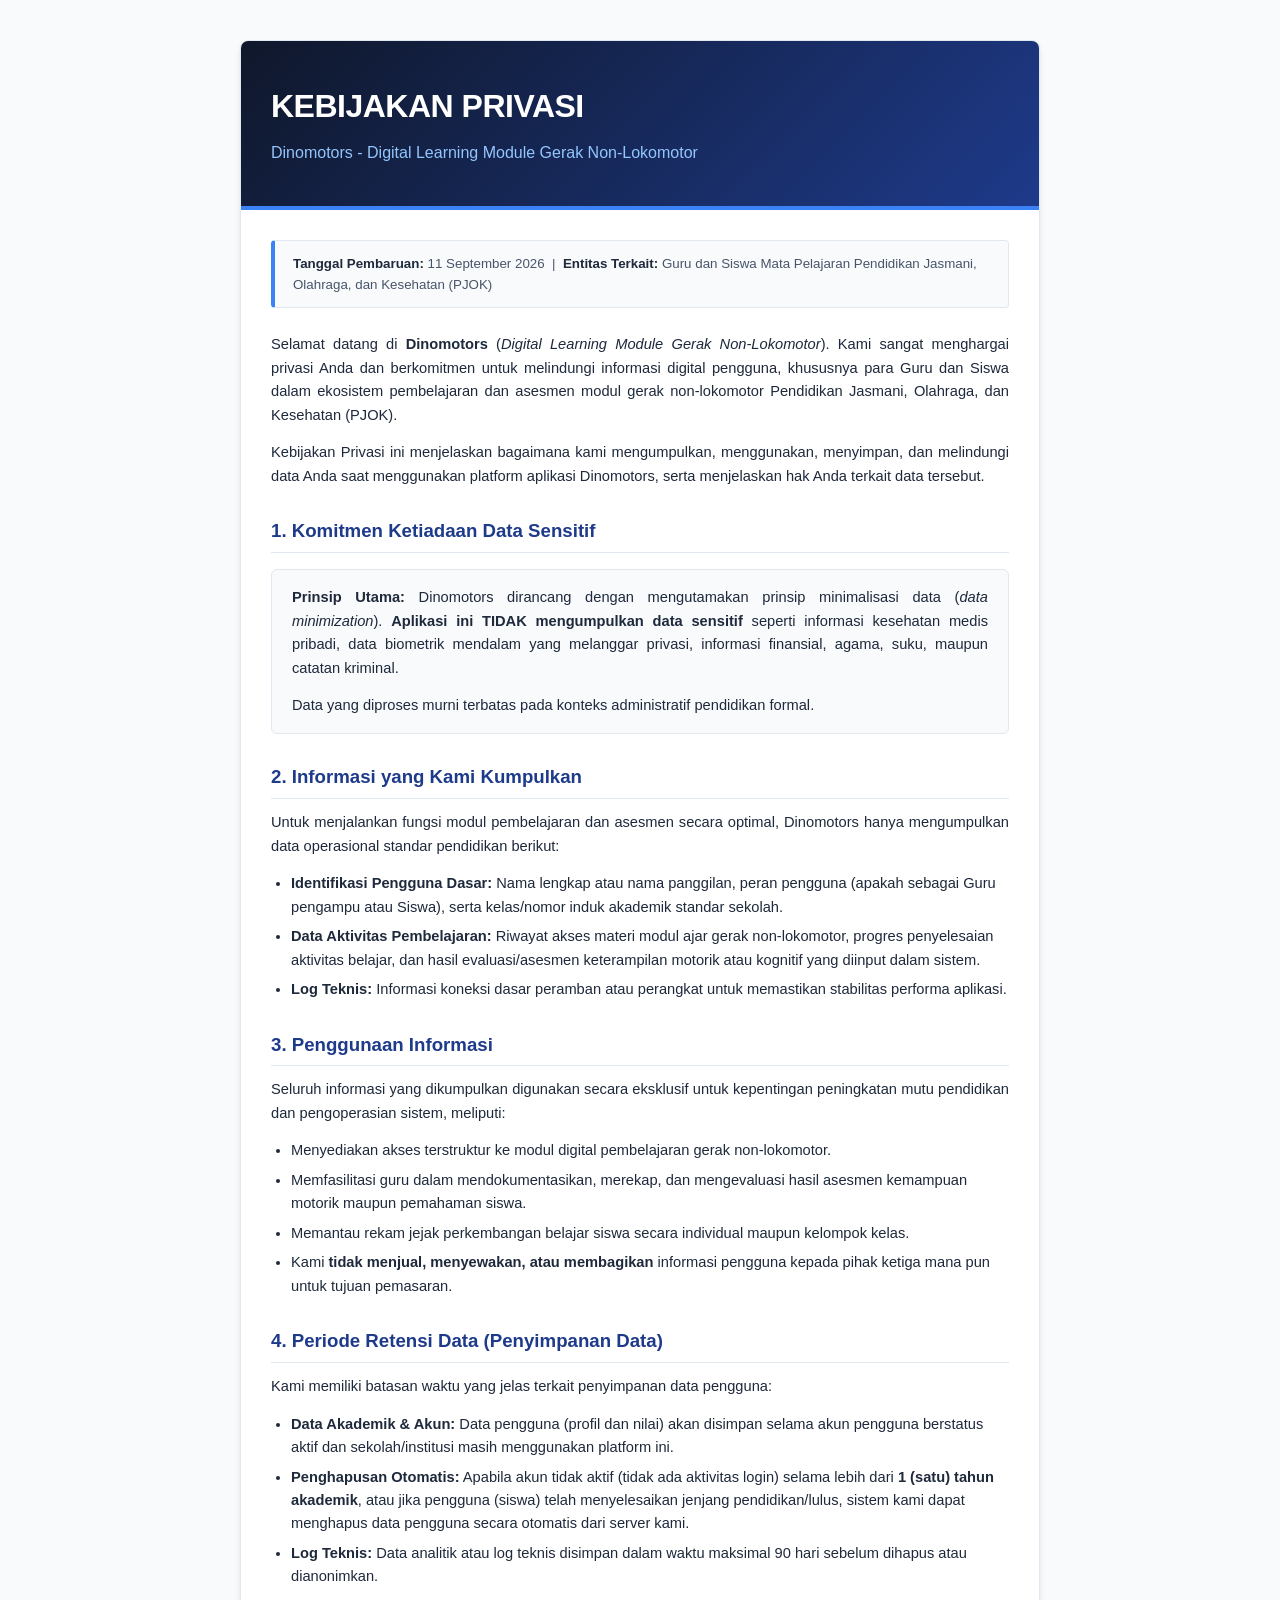
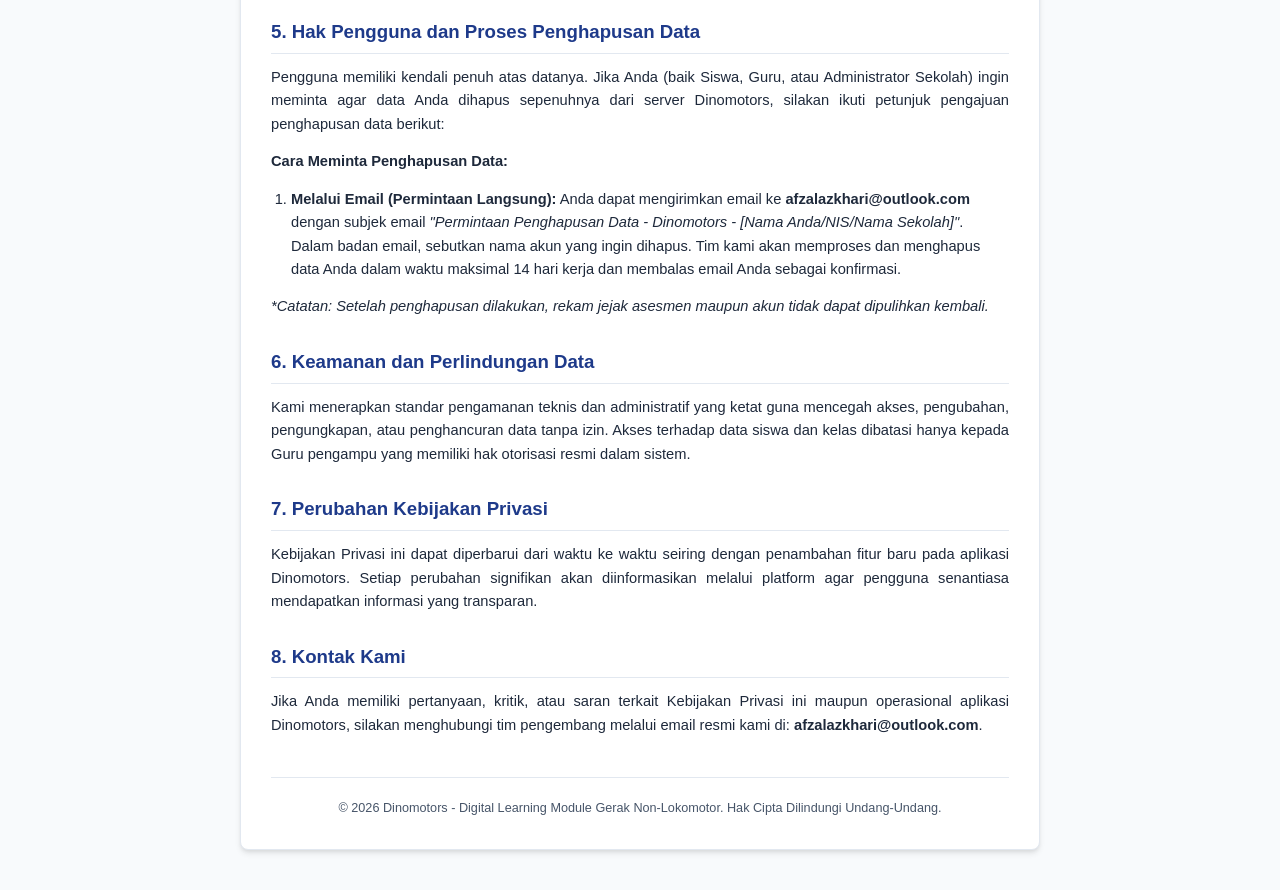
<file: privacyPolicy.html>
<!DOCTYPE html>
<html lang="id">
<head>
    <meta charset="UTF-8">
    <meta name="viewport" content="width=device-width, initial-scale=1.0">
    <title>Kebijakan Privasi - Dinomotors</title>
    <style>
        :root {
            --primary: #1e3a8a;
            --primary-dark: #0f172a;
            --accent: #3b82f6;
            --text-main: #1e293b;
            --text-muted: #475569;
            --bg-body: #f8fafc;
            --bg-card: #ffffff;
            --border-color: #e2e8f0;
        }

        *, *::before, *::after {
            box-sizing: border-box;
        }

        body {
            margin: 0;
            padding: 0;
            font-family: 'Helvetica Neue', Helvetica, Arial, sans-serif;
            color: var(--text-main);
            line-height: 1.6;
            background-color: var(--bg-body);
            font-size: 11pt;
        }

        .container {
            max-width: 800px;
            margin: 40px auto;
            background: var(--bg-card);
            border-radius: 8px;
            box-shadow: 0 4px 6px -1px rgba(0, 0, 0, 0.1), 0 2px 4px -1px rgba(0, 0, 0, 0.06);
            overflow: hidden;
            border: 1px solid var(--border-color);
        }

        .header {
            background: linear-gradient(135deg, var(--primary-dark) 0%, var(--primary) 100%);
            color: white;
            padding: 40px 30px;
            border-bottom: 4px solid var(--accent);
        }

        .header h1 {
            margin: 0 0 8px 0;
            font-size: 24pt;
            font-weight: 700;
            letter-spacing: -0.5px;
        }

        .header .subtitle {
            margin: 0;
            font-size: 12pt;
            color: #93c5fd;
            font-weight: 400;
        }

        .content-body {
            padding: 30px;
        }

        .meta-box {
            background: var(--bg-body);
            border: 1px solid var(--border-color);
            border-left: 4px solid var(--accent);
            padding: 12px 18px;
            margin-bottom: 25px;
            border-radius: 4px;
            font-size: 10pt;
            color: var(--text-muted);
        }

        .meta-box strong {
            color: var(--text-main);
        }

        h2 {
            font-size: 14pt;
            color: var(--primary);
            margin-top: 28px;
            margin-bottom: 12px;
            padding-bottom: 6px;
            border-bottom: 1px solid var(--border-color);
        }

        p {
            margin: 0 0 14px 0;
            text-align: justify;
        }

        ul, ol {
            margin: 0 0 14px 0;
            padding-left: 20px;
            color: var(--text-main);
        }

        li {
            margin-bottom: 6px;
        }

        .highlight-card {
            background: var(--bg-body);
            border: 1px solid var(--border-color);
            border-radius: 6px;
            padding: 16px 20px;
            margin: 16px 0;
        }

        .footer {
            margin-top: 40px;
            padding-top: 20px;
            border-top: 1px solid var(--border-color);
            font-size: 9.5pt;
            color: var(--text-muted);
            text-align: center;
        }

        @media (max-width: 768px) {
            .container {
                margin: 0;
                border-radius: 0;
                border: none;
            }
            .header, .content-body {
                padding: 20px;
            }
        }
    </style>
</head>
<body>

    <div class="container">
        <div class="header">
            <h1>KEBIJAKAN PRIVASI</h1>
            <p class="subtitle">Dinomotors - Digital Learning Module Gerak Non-Lokomotor</p>
        </div>

        <div class="content-body">
            <div class="meta-box">
                <strong>Tanggal Pembaruan:</strong> 11 September 2026 &nbsp;|&nbsp; 
                <strong>Entitas Terkait:</strong> Guru dan Siswa Mata Pelajaran Pendidikan Jasmani, Olahraga, dan Kesehatan (PJOK)
            </div>

            <p>Selamat datang di <strong>Dinomotors</strong> (<em>Digital Learning Module Gerak Non-Lokomotor</em>). Kami sangat menghargai privasi Anda dan berkomitmen untuk melindungi informasi digital pengguna, khususnya para Guru dan Siswa dalam ekosistem pembelajaran dan asesmen modul gerak non-lokomotor Pendidikan Jasmani, Olahraga, dan Kesehatan (PJOK).</p>

            <p>Kebijakan Privasi ini menjelaskan bagaimana kami mengumpulkan, menggunakan, menyimpan, dan melindungi data Anda saat menggunakan platform aplikasi Dinomotors, serta menjelaskan hak Anda terkait data tersebut.</p>

            <h2>1. Komitmen Ketiadaan Data Sensitif</h2>
            <div class="highlight-card">
                <p><strong>Prinsip Utama:</strong> Dinomotors dirancang dengan mengutamakan prinsip minimalisasi data (<em>data minimization</em>). <strong>Aplikasi ini TIDAK mengumpulkan data sensitif</strong> seperti informasi kesehatan medis pribadi, data biometrik mendalam yang melanggar privasi, informasi finansial, agama, suku, maupun catatan kriminal.</p>
                <p style="margin-bottom: 0;">Data yang diproses murni terbatas pada konteks administratif pendidikan formal.</p>
            </div>

            <h2>2. Informasi yang Kami Kumpulkan</h2>
            <p>Untuk menjalankan fungsi modul pembelajaran dan asesmen secara optimal, Dinomotors hanya mengumpulkan data operasional standar pendidikan berikut:</p>
            <ul>
                <li><strong>Identifikasi Pengguna Dasar:</strong> Nama lengkap atau nama panggilan, peran pengguna (apakah sebagai Guru pengampu atau Siswa), serta kelas/nomor induk akademik standar sekolah.</li>
                <li><strong>Data Aktivitas Pembelajaran:</strong> Riwayat akses materi modul ajar gerak non-lokomotor, progres penyelesaian aktivitas belajar, dan hasil evaluasi/asesmen keterampilan motorik atau kognitif yang diinput dalam sistem.</li>
                <li><strong>Log Teknis:</strong> Informasi koneksi dasar peramban atau perangkat untuk memastikan stabilitas performa aplikasi.</li>
            </ul>

            <h2>3. Penggunaan Informasi</h2>
            <p>Seluruh informasi yang dikumpulkan digunakan secara eksklusif untuk kepentingan peningkatan mutu pendidikan dan pengoperasian sistem, meliputi:</p>
            <ul>
                <li>Menyediakan akses terstruktur ke modul digital pembelajaran gerak non-lokomotor.</li>
                <li>Memfasilitasi guru dalam mendokumentasikan, merekap, dan mengevaluasi hasil asesmen kemampuan motorik maupun pemahaman siswa.</li>
                <li>Memantau rekam jejak perkembangan belajar siswa secara individual maupun kelompok kelas.</li>
                <li>Kami <strong>tidak menjual, menyewakan, atau membagikan</strong> informasi pengguna kepada pihak ketiga mana pun untuk tujuan pemasaran.</li>
            </ul>

            <h2>4. Periode Retensi Data (Penyimpanan Data)</h2>
            <p>Kami memiliki batasan waktu yang jelas terkait penyimpanan data pengguna:</p>
            <ul>
                <li><strong>Data Akademik & Akun:</strong> Data pengguna (profil dan nilai) akan disimpan selama akun pengguna berstatus aktif dan sekolah/institusi masih menggunakan platform ini.</li>
                <li><strong>Penghapusan Otomatis:</strong> Apabila akun tidak aktif (tidak ada aktivitas login) selama lebih dari <strong>1 (satu) tahun akademik</strong>, atau jika pengguna (siswa) telah menyelesaikan jenjang pendidikan/lulus, sistem kami dapat menghapus data pengguna secara otomatis dari server kami.</li>
                <li><strong>Log Teknis:</strong> Data analitik atau log teknis disimpan dalam waktu maksimal 90 hari sebelum dihapus atau dianonimkan.</li>
            </ul>

            <h2>5. Hak Pengguna dan Proses Penghapusan Data</h2>
            <p>Pengguna memiliki kendali penuh atas datanya. Jika Anda (baik Siswa, Guru, atau Administrator Sekolah) ingin meminta agar data Anda dihapus sepenuhnya dari server Dinomotors, silakan ikuti petunjuk pengajuan penghapusan data berikut:</p>
            
            <p><strong>Cara Meminta Penghapusan Data:</strong></p>
            <ol>
                <li><strong>Melalui Email (Permintaan Langsung):</strong> Anda dapat mengirimkan email ke <strong>afzalazkhari@outlook.com</strong> dengan subjek email <em>"Permintaan Penghapusan Data - Dinomotors - [Nama Anda/NIS/Nama Sekolah]"</em>. Dalam badan email, sebutkan nama akun yang ingin dihapus. Tim kami akan memproses dan menghapus data Anda dalam waktu maksimal 14 hari kerja dan membalas email Anda sebagai konfirmasi.</li>
            </ol>
            <p><em>*Catatan: Setelah penghapusan dilakukan, rekam jejak asesmen maupun akun tidak dapat dipulihkan kembali.</em></p>

            <h2>6. Keamanan dan Perlindungan Data</h2>
            <p>Kami menerapkan standar pengamanan teknis dan administratif yang ketat guna mencegah akses, pengubahan, pengungkapan, atau penghancuran data tanpa izin. Akses terhadap data siswa dan kelas dibatasi hanya kepada Guru pengampu yang memiliki hak otorisasi resmi dalam sistem.</p>

            <h2>7. Perubahan Kebijakan Privasi</h2>
            <p>Kebijakan Privasi ini dapat diperbarui dari waktu ke waktu seiring dengan penambahan fitur baru pada aplikasi Dinomotors. Setiap perubahan signifikan akan diinformasikan melalui platform agar pengguna senantiasa mendapatkan informasi yang transparan.</p>

            <h2>8. Kontak Kami</h2>
            <p>Jika Anda memiliki pertanyaan, kritik, atau saran terkait Kebijakan Privasi ini maupun operasional aplikasi Dinomotors, silakan menghubungi tim pengembang melalui email resmi kami di: <strong>afzalazkhari@outlook.com</strong>.</p>

            <div class="footer">
                &copy; 2026 Dinomotors - Digital Learning Module Gerak Non-Lokomotor. Hak Cipta Dilindungi Undang-Undang.
            </div>
        </div>
    </div>

</body>
</html>
</file>
